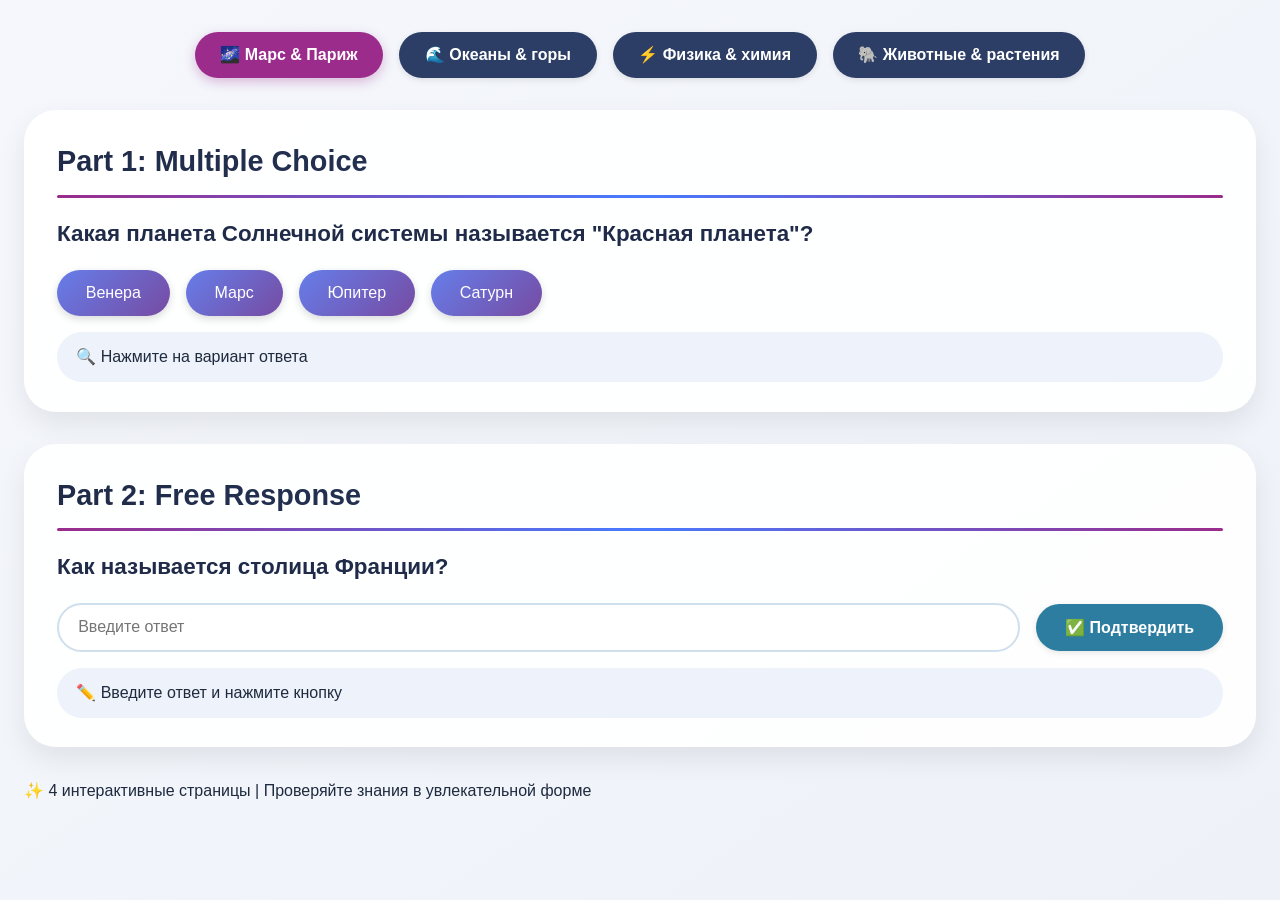
<file: index.html>
<!DOCTYPE html>
<html lang="ru">
<head>
    <meta charset="UTF-8">
    <meta name="viewport" content="width=device-width, initial-scale=1.0, user-scalable=yes">
    <title>Викторина | Красная планета и Париж</title>
    <link rel="stylesheet" href="style.css">
</head>
<body>

<div class="nav-bar">
    <a href="index.html" class="nav-btn active-nav">🌌 Марс & Париж</a>
    <a href="index2.html" class="nav-btn">🌊 Океаны & горы</a>
    <a href="index3.html" class="nav-btn">⚡ Физика & химия</a>
    <a href="index4.html" class="nav-btn">🐘 Животные & растения</a>
</div>

<div class="page active-page">
    <div class="quiz-container">
        <div class="quiz-section">
            <h2>Part 1: Multiple Choice</h2> 
            <hr/>
            <h3>Какая планета Солнечной системы называется "Красная планета"?</h3>
            <div class="options-group">
                <button class="quiz-btn" data-correct="false">Венера</button>
                <button class="quiz-btn" data-correct="true">Марс</button>
                <button class="quiz-btn" data-correct="false">Юпитер</button>
                <button class="quiz-btn" data-correct="false">Сатурн</button>
            </div>
            <div id="feedback1" class="feedback-message">🔍 Нажмите на вариант ответа</div>
        </div>
       
        <div class="quiz-section">
            <h2>Part 2: Free Response</h2> 
            <hr/>
            <h3>Как называется столица Франции?</h3>
            <div class="open-field-group">
                <input type="text" id="answerInput1" class="open-input" placeholder="Введите ответ">
                <button id="submitBtn1" class="submit-btn">✅ Подтвердить</button>
            </div>
            <div id="feedback2_1" class="feedback-message">✏️ Введите ответ и нажмите кнопку</div>
        </div>
    </div>
</div>

<footer>✨ 4 интерактивные страницы | Проверяйте знания в увлекательной форме</footer>

<script src="script.js"></script>
</body>
</html>
</file>
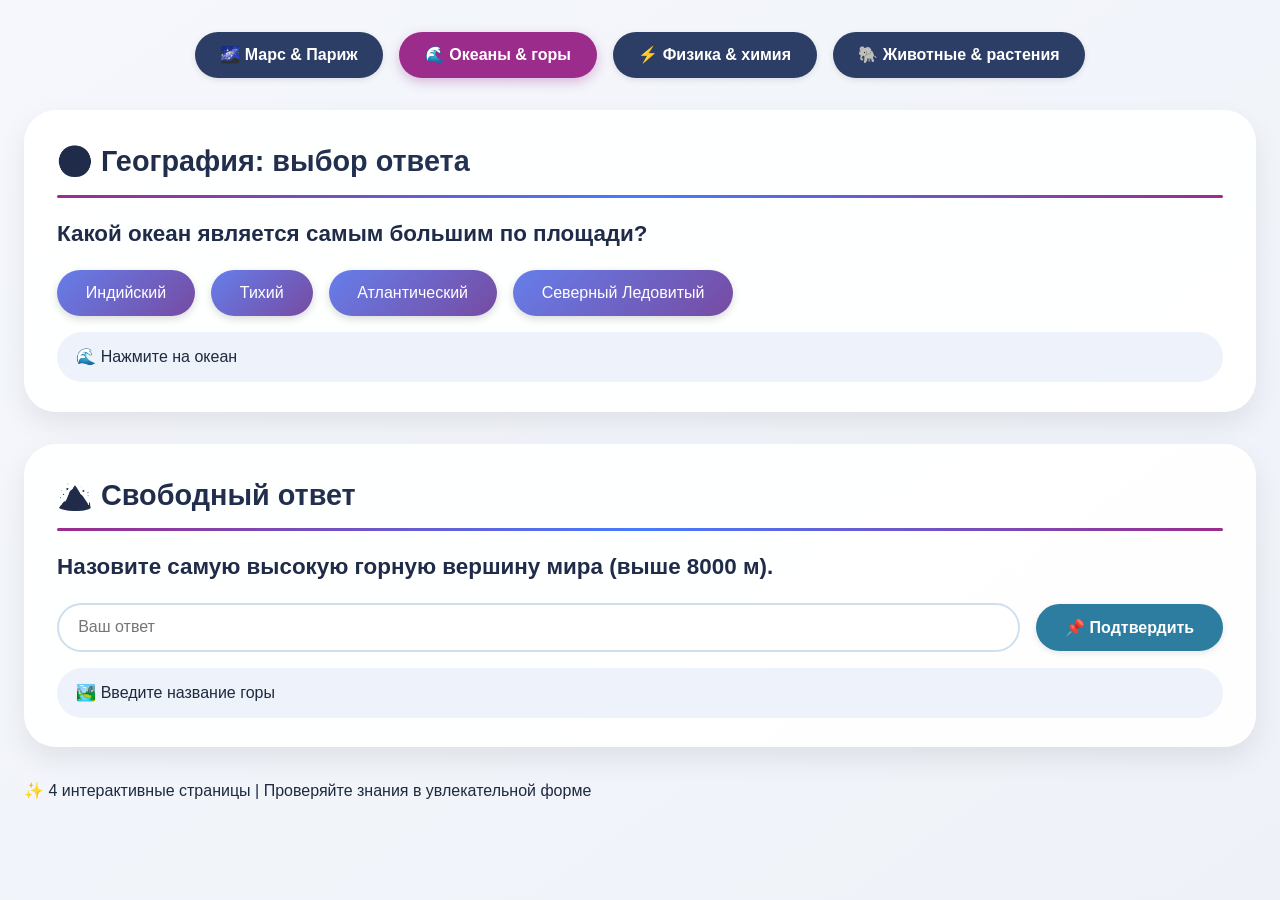
<file: index2.html>
<!DOCTYPE html>
<html lang="ru">
<head>
    <meta charset="UTF-8">
    <meta name="viewport" content="width=device-width, initial-scale=1.0, user-scalable=yes">
    <title>Викторина | Океаны и горы</title>
    <link rel="stylesheet" href="style.css">
</head>
<body>

<div class="nav-bar">
    <a href="index.html" class="nav-btn">🌌 Марс & Париж</a>
    <a href="index2.html" class="nav-btn active-nav">🌊 Океаны & горы</a>
    <a href="index3.html" class="nav-btn">⚡ Физика & химия</a>
    <a href="index4.html" class="nav-btn">🐘 Животные & растения</a>
</div>

<div class="page active-page">
    <div class="quiz-container">
        <div class="quiz-section">
            <h2>🌍 География: выбор ответа</h2>
            <hr/>
            <h3>Какой океан является самым большим по площади?</h3>
            <div class="options-group">
                <button class="quiz-btn2" data-correct="false">Индийский</button>
                <button class="quiz-btn2" data-correct="true">Тихий</button>
                <button class="quiz-btn2" data-correct="false">Атлантический</button>
                <button class="quiz-btn2" data-correct="false">Северный Ледовитый</button>
            </div>
            <div id="feedbackPage2_mc" class="feedback-message">🌊 Нажмите на океан</div>
        </div>

        <div class="quiz-section">
            <h2>🏔️ Свободный ответ</h2>
            <hr/>
            <h3>Назовите самую высокую горную вершину мира (выше 8000 м).</h3>
            <div class="open-field-group">
                <input type="text" id="answerInput2" class="open-input" placeholder="Ваш ответ">
                <button id="submitBtn2" class="submit-btn">📌 Подтвердить</button>
            </div>
            <div id="feedback2_2" class="feedback-message">🏞️ Введите название горы</div>
        </div>
    </div>
</div>

<footer>✨ 4 интерактивные страницы | Проверяйте знания в увлекательной форме</footer>

<script src="script.js"></script>
</body>
</html>
</file>
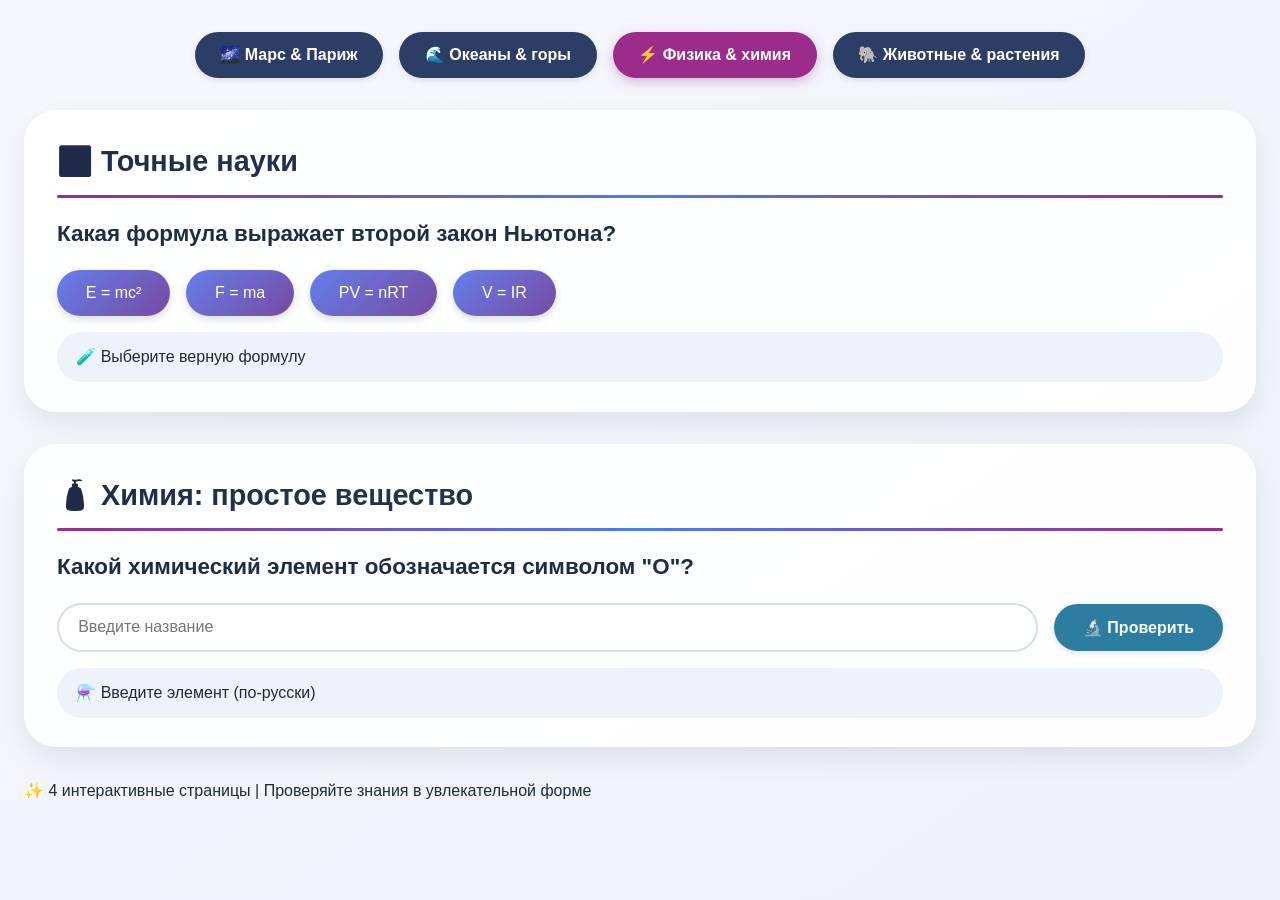
<file: index3.html>
<!DOCTYPE html>
<html lang="ru">
<head>
    <meta charset="UTF-8">
    <meta name="viewport" content="width=device-width, initial-scale=1.0, user-scalable=yes">
    <title>Викторина | Физика и химия</title>
    <link rel="stylesheet" href="style.css">
</head>
<body>

<div class="nav-bar">
    <a href="index.html" class="nav-btn">🌌 Марс & Париж</a>
    <a href="index2.html" class="nav-btn">🌊 Океаны & горы</a>
    <a href="index3.html" class="nav-btn active-nav">⚡ Физика & химия</a>
    <a href="index4.html" class="nav-btn">🐘 Животные & растения</a>
</div>

<div class="page active-page">
    <div class="quiz-container">
        <div class="quiz-section">
            <h2>⚛️ Точные науки</h2>
            <hr/>
            <h3>Какая формула выражает второй закон Ньютона?</h3>
            <div class="options-group">
                <button class="quiz-btn3" data-correct="false">E = mc²</button>
                <button class="quiz-btn3" data-correct="true">F = ma</button>
                <button class="quiz-btn3" data-correct="false">PV = nRT</button>
                <button class="quiz-btn3" data-correct="false">V = IR</button>
            </div>
            <div id="feedbackPage3_mc" class="feedback-message">🧪 Выберите верную формулу</div>
        </div>

        <div class="quiz-section">
            <h2>🧴 Химия: простое вещество</h2>
            <hr/>
            <h3>Какой химический элемент обозначается символом "O"?</h3>
            <div class="open-field-group">
                <input type="text" id="answerInput3" class="open-input" placeholder="Введите название">
                <button id="submitBtn3" class="submit-btn">🔬 Проверить</button>
            </div>
            <div id="feedback2_3" class="feedback-message">⚗️ Введите элемент (по-русски)</div>
        </div>
    </div>
</div>

<footer>✨ 4 интерактивные страницы | Проверяйте знания в увлекательной форме</footer>

<script src="script.js"></script>
</body>
</html>
</file>
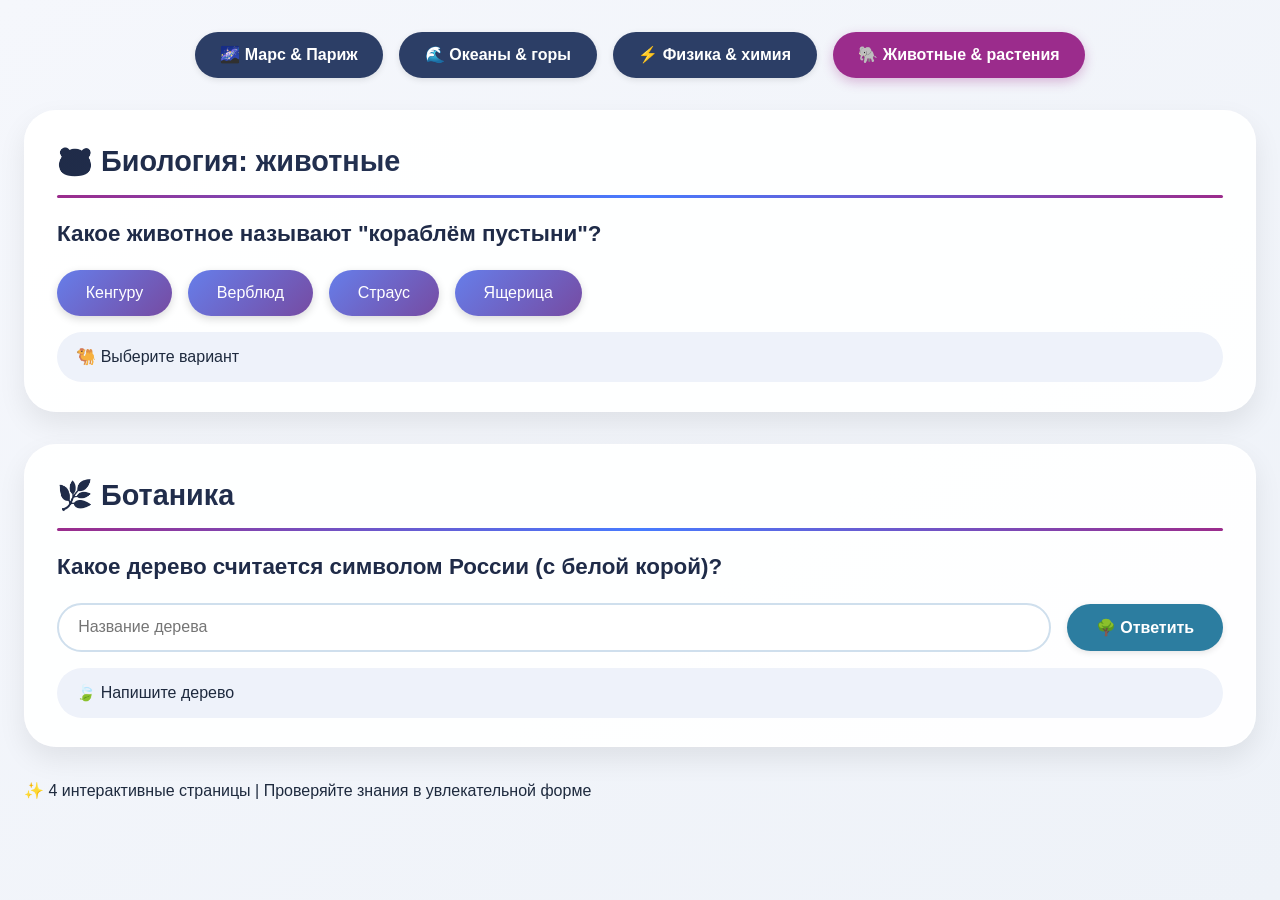
<file: index4.html>
<!DOCTYPE html>
<html lang="ru">
<head>
    <meta charset="UTF-8">
    <meta name="viewport" content="width=device-width, initial-scale=1.0, user-scalable=yes">
    <title>Викторина | Животные и растения</title>
    <link rel="stylesheet" href="style.css">
</head>
<body>

<div class="nav-bar">
    <a href="index.html" class="nav-btn">🌌 Марс & Париж</a>
    <a href="index2.html" class="nav-btn">🌊 Океаны & горы</a>
    <a href="index3.html" class="nav-btn">⚡ Физика & химия</a>
    <a href="index4.html" class="nav-btn active-nav">🐘 Животные & растения</a>
</div>

<div class="page active-page">
    <div class="quiz-container">
        <div class="quiz-section">
            <h2>🐼 Биология: животные</h2>
            <hr/>
            <h3>Какое животное называют "кораблём пустыни"?</h3>
            <div class="options-group">
                <button class="quiz-btn4" data-correct="false">Кенгуру</button>
                <button class="quiz-btn4" data-correct="true">Верблюд</button>
                <button class="quiz-btn4" data-correct="false">Страус</button>
                <button class="quiz-btn4" data-correct="false">Ящерица</button>
            </div>
            <div id="feedbackPage4_mc" class="feedback-message">🐫 Выберите вариант</div>
        </div>

        <div class="quiz-section">
            <h2>🌿 Ботаника</h2>
            <hr/>
            <h3>Какое дерево считается символом России (с белой корой)?</h3>
            <div class="open-field-group">
                <input type="text" id="answerInput4" class="open-input" placeholder="Название дерева">
                <button id="submitBtn4" class="submit-btn">🌳 Ответить</button>
            </div>
            <div id="feedback2_4" class="feedback-message">🍃 Напишите дерево</div>
        </div>
    </div>
</div>

<footer>✨ 4 интерактивные страницы | Проверяйте знания в увлекательной форме</footer>

<script src="script.js"></script>
</body>
</html>
</file>
<file: style.css>
* {
    margin: 0;
    padding: 0;
    box-sizing: border-box;
}

body {
    background: linear-gradient(145deg, #f5f7fc 0%, #eef2f8 100%);
    color: #1e2a3e;
    font-family: 'Segoe UI', Roboto, 'Helvetica Neue', sans-serif;
    font-weight: 400;
    line-height: 1.5;
    min-height: 100vh;
    padding: 2rem 1.5rem;
}

/* СТРАНИЦЫ */
.page {
    display: block;
    animation: fadeIn 0.4s ease-out;
}

@keyframes fadeIn {
    from { opacity: 0; transform: translateY(12px); }
    to { opacity: 1; transform: translateY(0); }
}

/* НАВИГАЦИЯ МЕЖДУ СТРАНИЦАМИ */
.nav-bar {
    display: flex;
    justify-content: center;
    gap: 1rem;
    flex-wrap: wrap;
    margin-bottom: 2rem;
}

.nav-btn {
    background: #2c3e66;
    border: none;
    padding: 0.7rem 1.6rem;
    font-size: 1rem;
    font-weight: 600;
    border-radius: 50px;
    color: white;
    cursor: pointer;
    transition: all 0.2s ease;
    box-shadow: 0 2px 6px rgba(0,0,0,0.1);
    font-family: inherit;
    text-decoration: none;
    display: inline-block;
}

.nav-btn:hover {
    background: #1e2b4f;
    transform: scale(0.97);
    box-shadow: 0 1px 3px rgba(0,0,0,0.1);
}

.nav-btn.active-nav {
    background: #9b2c8c;
    box-shadow: 0 4px 12px rgba(155,44,140,0.3);
}

/* СЕКЦИИ ВИКТОРИН */
.quiz-section {
    background: rgba(255, 255, 255, 0.92);
    backdrop-filter: blur(0px);
    border-radius: 32px;
    padding: 1.8rem 2rem;
    margin-bottom: 2rem;
    box-shadow: 0 12px 28px rgba(0, 0, 0, 0.08);
    transition: all 0.25s ease;
    border: 1px solid rgba(255,255,255,0.5);
}

.quiz-section:hover {
    background-color: #ffffff;
    box-shadow: 0 20px 32px rgba(0, 0, 0, 0.12);
    transform: translateY(-2px);
}

h2 {
    font-size: 1.8rem;
    font-weight: 700;
    background: linear-gradient(135deg, #1f2b48, #2c3e66);
    background-clip: text;
    -webkit-background-clip: text;
    color: transparent;
    margin-bottom: 0.5rem;
}

hr {
    margin: 0.7rem 0 1.2rem 0;
    border: none;
    height: 3px;
    background: linear-gradient(90deg, #9b2c8c, #477bff, #9b2c8c);
    border-radius: 4px;
}

h3 {
    font-size: 1.4rem;
    font-weight: 600;
    color: #1f2b48;
    margin-bottom: 1.2rem;
}

/* ГРУППА КНОПОК ДЛЯ ВЫБОРА */
.options-group {
    display: flex;
    flex-wrap: wrap;
    gap: 1rem;
    margin: 1rem 0 0.8rem;
}

.quiz-btn, .quiz-btn2, .quiz-btn3, .quiz-btn4 {
    background: linear-gradient(135deg, #667eea, #764ba2);
    border: none;
    padding: 0.9rem 1.8rem;
    font-size: 1rem;
    font-weight: 500;
    color: white;
    border-radius: 60px;
    cursor: pointer;
    transition: 0.2s;
    box-shadow: 0 3px 8px rgba(0,0,0,0.15);
    font-family: inherit;
    flex: 0 1 auto;
}

.quiz-btn:hover, .quiz-btn2:hover, .quiz-btn3:hover, .quiz-btn4:hover {
    transform: scale(0.97);
    filter: brightness(1.02);
    box-shadow: 0 1px 4px rgba(0,0,0,0.2);
}

/* ПОЛЕ ВВОДА */
.open-field-group {
    display: flex;
    flex-wrap: wrap;
    gap: 1rem;
    align-items: center;
    margin: 0.8rem 0;
}

.open-input {
    flex: 2;
    min-width: 200px;
    padding: 0.85rem 1.2rem;
    font-size: 1rem;
    border: 2px solid #cfdfed;
    border-radius: 48px;
    background: white;
    transition: 0.2s;
    font-family: inherit;
    outline: none;
}

.open-input:focus {
    border-color: #764ba2;
    box-shadow: 0 0 0 3px rgba(118,75,162,0.2);
}

.submit-btn {
    background: #2c7da0;
    border: none;
    padding: 0.85rem 1.8rem;
    font-weight: bold;
    font-size: 1rem;
    border-radius: 48px;
    color: white;
    cursor: pointer;
    transition: 0.2s;
    box-shadow: 0 2px 6px rgba(0,0,0,0.1);
    font-family: inherit;
}

.submit-btn:hover {
    background: #1f5e7e;
    transform: scale(0.97);
}

.input-correct {
    border: 2px solid #28a745;
    background-color: #eaffea;
}

.input-wrong {
    border: 2px solid #dc3545;
    background-color: #fff0f0;
}

.feedback-message {
    margin-top: 1rem;
    padding: 0.8rem 1.2rem;
    border-radius: 50px;
    font-weight: 500;
    background-color: #eef2fa;
    color: #1e2a3e;
    transition: 0.2s;
}
</file>
